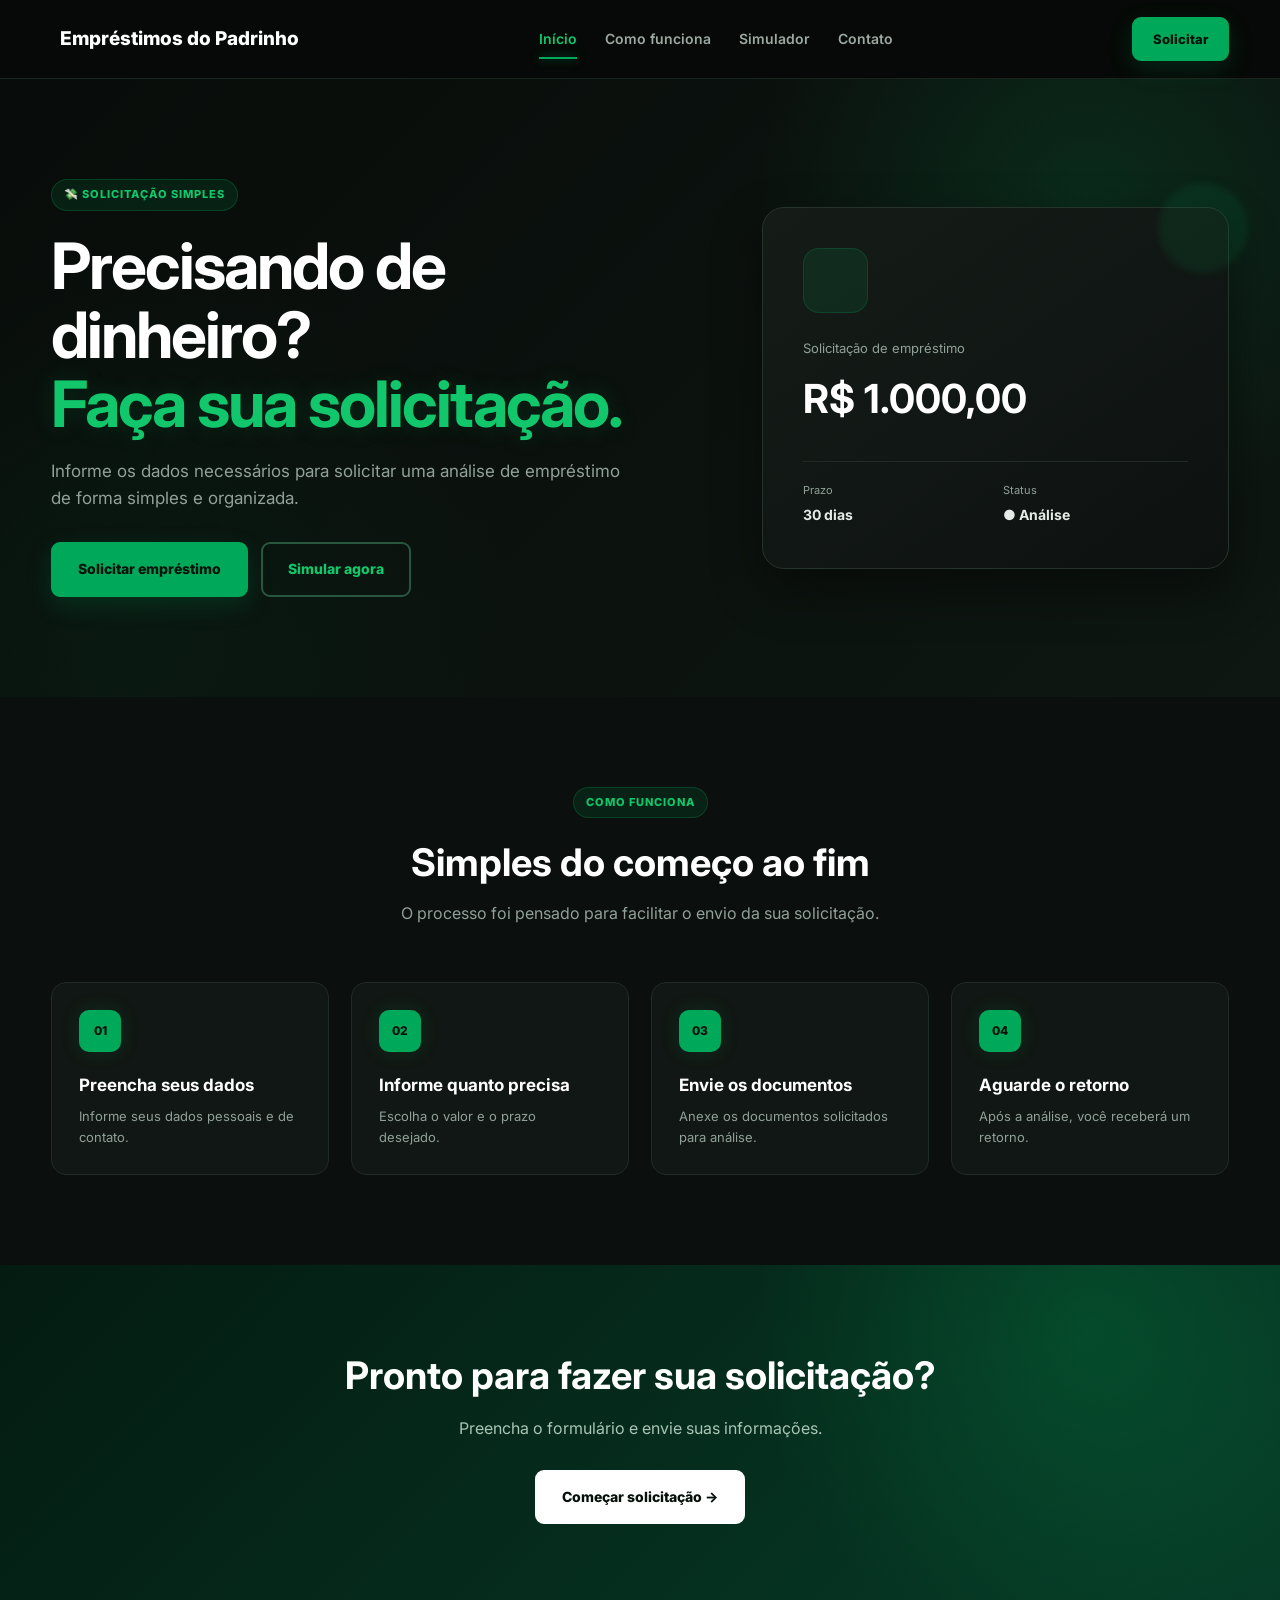
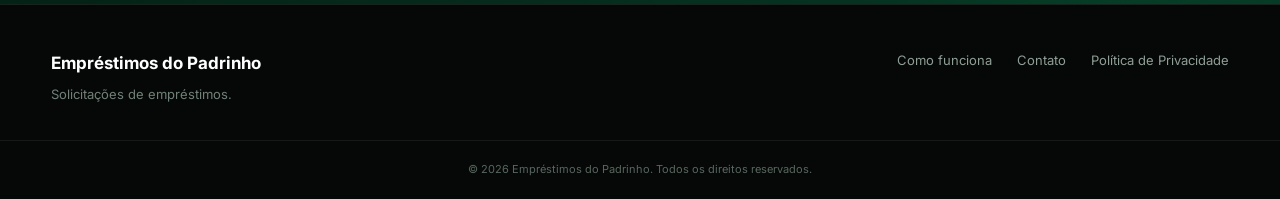
<file: index.html>
<!DOCTYPE html>
<html lang="pt-BR">

<head>
    <meta charset="UTF-8">
    <meta name="viewport" content="width=device-width, initial-scale=1.0">

    <title>Empréstimos do Padrinho</title>

    <link rel="preconnect" href="https://fonts.googleapis.com">
    <link rel="preconnect" href="https://fonts.gstatic.com" crossorigin>
    <link href="https://fonts.googleapis.com/css2?family=Inter:wght@400;500;600;700;800&display=swap" rel="stylesheet">

    <link rel="stylesheet" href="css/style.css">
</head>

<body>

    <header class="header">
        <div class="container nav">

            <a href="index.html" class="logo">
                <span></span>
                Empréstimos do Padrinho
            </a>

            <nav>
                <a href="index.html" class="active">Início</a>
                <a href="como-funciona.html">Como funciona</a>
                <a href="simulador.html">Simulador</a>
                <a href="contato.html">Contato</a>
            </nav>

            <a href="solicitacao.html" class="btn btn-small">
                Solicitar
            </a>

        </div>
    </header>


    <main>

        <section class="hero">

            <div class="container hero-content">

                <div class="hero-text">

                    <span class="tag">💸 SOLICITAÇÃO SIMPLES</span>

                    <h1>
                        Precisando de dinheiro?
                        <strong>Faça sua solicitação.</strong>
                    </h1>

                    <p>
                        Informe os dados necessários para solicitar uma análise
                        de empréstimo de forma simples e organizada.
                    </p>

                    <div class="hero-buttons">
                        <a href="solicitacao.html" class="btn">
                            Solicitar empréstimo
                        </a>

                        <a href="simulador.html" class="btn btn-outline">
                            Simular agora
                        </a>
                    </div>

                </div>


                <div class="hero-card">

                    <div class="money-icon">

                    </div>

                    <span>Solicitação de empréstimo</span>

                    <h2>R$ 1.000,00</h2>

                    <div class="card-info">
                        <div>
                            <small>Prazo</small>
                            <strong>30 dias</strong>
                        </div>

                        <div>
                            <small>Status</small>
                            <strong class="status">● Análise</strong>
                        </div>
                    </div>

                </div>

            </div>

        </section>


        <section class="section">

            <div class="container">

                <div class="section-title">

                    <span class="tag">COMO FUNCIONA</span>

                    <h2>Simples do começo ao fim</h2>

                    <p>
                        O processo foi pensado para facilitar o envio da sua
                        solicitação.
                    </p>

                </div>


                <div class="steps">

                    <div class="step">
                        <span>01</span>
                        <div>
                            <h3>Preencha seus dados</h3>
                            <p>
                                Informe seus dados pessoais e de contato.
                            </p>
                        </div>
                    </div>


                    <div class="step">
                        <span>02</span>
                        <div>
                            <h3>Informe quanto precisa</h3>
                            <p>
                                Escolha o valor e o prazo desejado.
                            </p>
                        </div>
                    </div>


                    <div class="step">
                        <span>03</span>
                        <div>
                            <h3>Envie os documentos</h3>
                            <p>
                                Anexe os documentos solicitados para análise.
                            </p>
                        </div>
                    </div>


                    <div class="step">
                        <span>04</span>
                        <div>
                            <h3>Aguarde o retorno</h3>
                            <p>
                                Após a análise, você receberá um retorno.
                            </p>
                        </div>
                    </div>

                </div>

            </div>

        </section>


        <section class="cta">

            <div class="container">

                <h2>Pronto para fazer sua solicitação?</h2>

                <p>
                    Preencha o formulário e envie suas informações.
                </p>

                <a href="solicitacao.html" class="btn btn-light">
                    Começar solicitação →
                </a>

            </div>

        </section>

    </main>


    <footer class="footer">

        <div class="container footer-content">

            <div>
                <strong> Empréstimos do Padrinho</strong>
                <p>Solicitações de empréstimos.</p>
            </div>

            <div>
                <a href="como-funciona.html">Como funciona</a>
                <a href="contato.html">Contato</a>
                <a href="#">Política de Privacidade</a>
            </div>

        </div>

        <div class="footer-bottom">
            © 2026 Empréstimos do Padrinho. Todos os direitos reservados.
        </div>

    </footer>

</body>

</html>
</file>
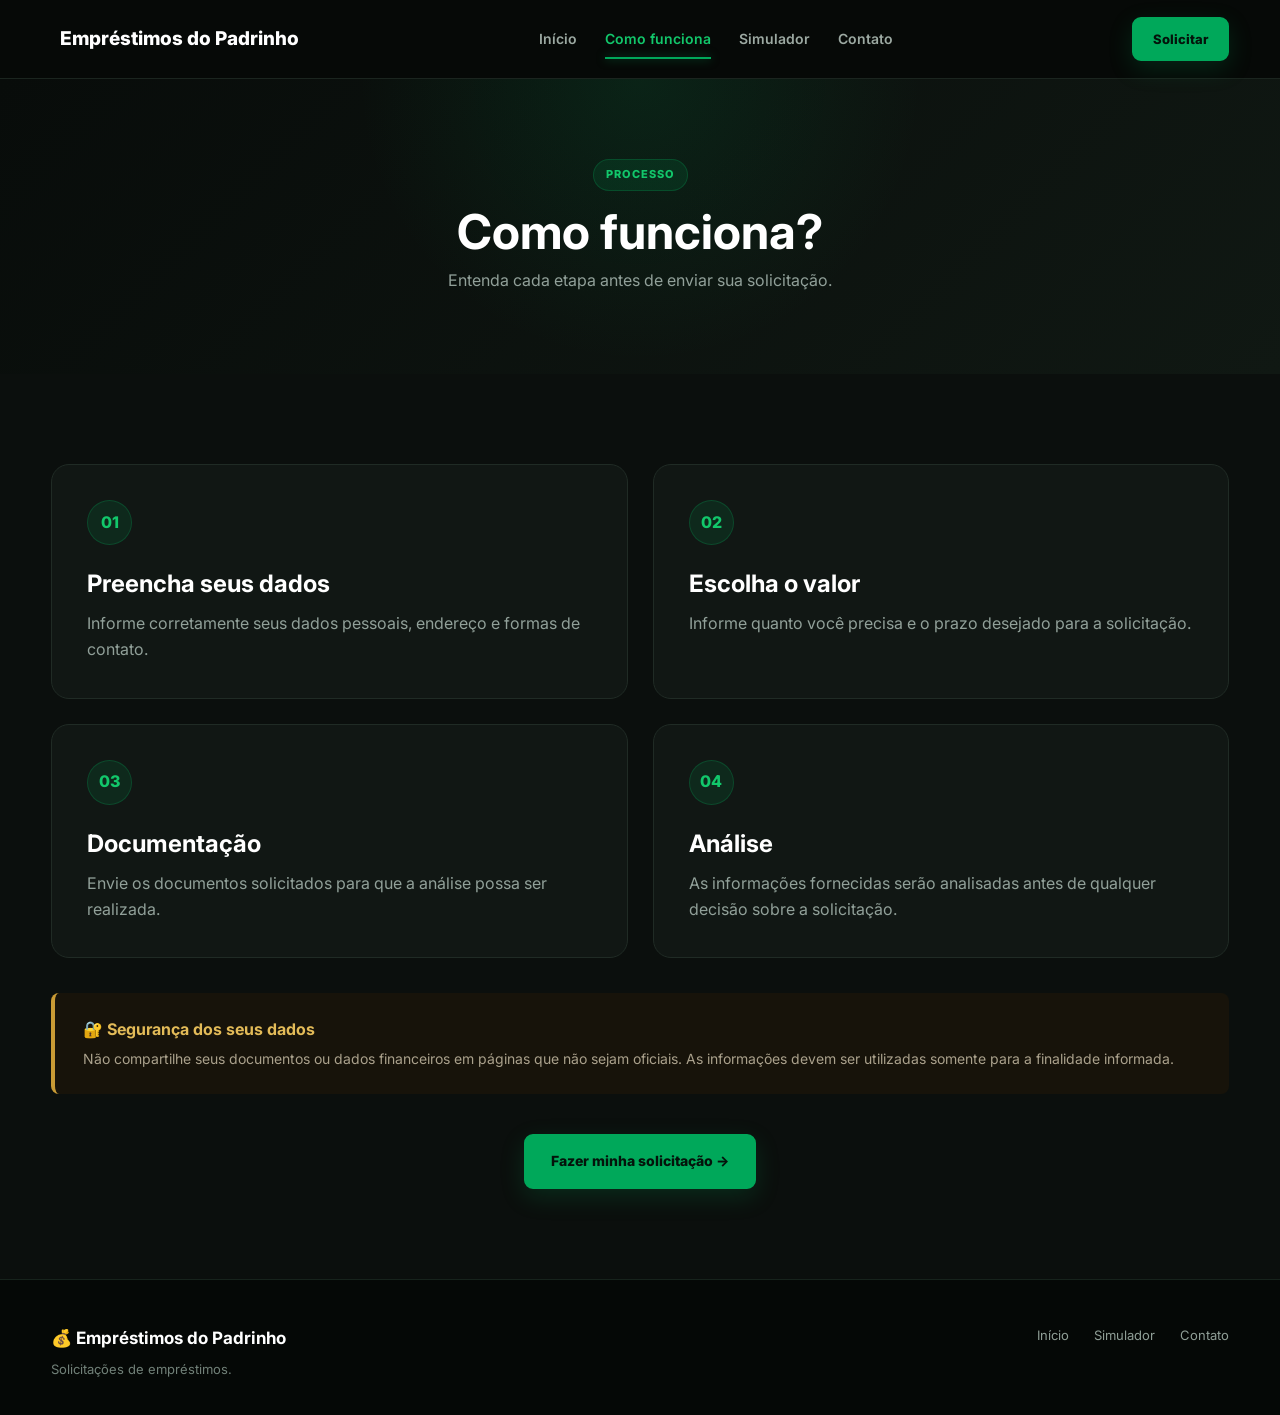
<file: como-funciona.html>
<!DOCTYPE html>
<html lang="pt-BR">

<head>
    <meta charset="UTF-8">
    <meta name="viewport" content="width=device-width, initial-scale=1.0">

    <title>Como funciona | Empréstimos do Padrinho</title>

    <link rel="preconnect" href="https://fonts.googleapis.com">
    <link rel="preconnect" href="https://fonts.gstatic.com" crossorigin>
    <link href="https://fonts.googleapis.com/css2?family=Inter:wght@400;500;600;700;800&display=swap" rel="stylesheet">

    <link rel="stylesheet" href="css/style.css">
</head>

<body>

    <header class="header">
        <div class="container nav">

            <a href="index.html" class="logo">
                <span></span>
                Empréstimos do Padrinho
            </a>

            <nav>
                <a href="index.html">Início</a>
                <a href="como-funciona.html" class="active">Como funciona</a>
                <a href="simulador.html">Simulador</a>
                <a href="contato.html">Contato</a>
            </nav>

            <a href="solicitacao.html" class="btn btn-small">
                Solicitar
            </a>

        </div>
    </header>


    <main>

        <section class="page-hero">

            <div class="container">

                <span class="tag">PROCESSO</span>

                <h1>Como funciona?</h1>

                <p>
                    Entenda cada etapa antes de enviar sua solicitação.
                </p>

            </div>

        </section>


        <section class="section">

            <div class="container">

                <div class="info-grid">

                    <div class="info-card">
                        <span class="number">01</span>
                        <h2>Preencha seus dados</h2>
                        <p>
                            Informe corretamente seus dados pessoais, endereço
                            e formas de contato.
                        </p>
                    </div>


                    <div class="info-card">
                        <span class="number">02</span>
                        <h2>Escolha o valor</h2>
                        <p>
                            Informe quanto você precisa e o prazo desejado
                            para a solicitação.
                        </p>
                    </div>


                    <div class="info-card">
                        <span class="number">03</span>
                        <h2>Documentação</h2>
                        <p>
                            Envie os documentos solicitados para que a análise
                            possa ser realizada.
                        </p>
                    </div>


                    <div class="info-card">
                        <span class="number">04</span>
                        <h2>Análise</h2>
                        <p>
                            As informações fornecidas serão analisadas antes
                            de qualquer decisão sobre a solicitação.
                        </p>
                    </div>

                </div>


                <div class="warning">

                    <strong>🔐 Segurança dos seus dados</strong>

                    <p>
                        Não compartilhe seus documentos ou dados financeiros
                        em páginas que não sejam oficiais. As informações devem
                        ser utilizadas somente para a finalidade informada.
                    </p>

                </div>


                <div class="center-button">

                    <a href="solicitacao.html" class="btn">
                        Fazer minha solicitação →
                    </a>

                </div>

            </div>

        </section>

    </main>


    <footer class="footer">

        <div class="container footer-content">

            <div>
                <strong>💰 Empréstimos do Padrinho</strong>
                <p>Solicitações de empréstimos.</p>
            </div>

            <div>
                <a href="index.html">Início</a>
                <a href="simulador.html">Simulador</a>
                <a href="contato.html">Contato</a>
            </div>

        </div>

    </footer>

</body>

</html>
</file>
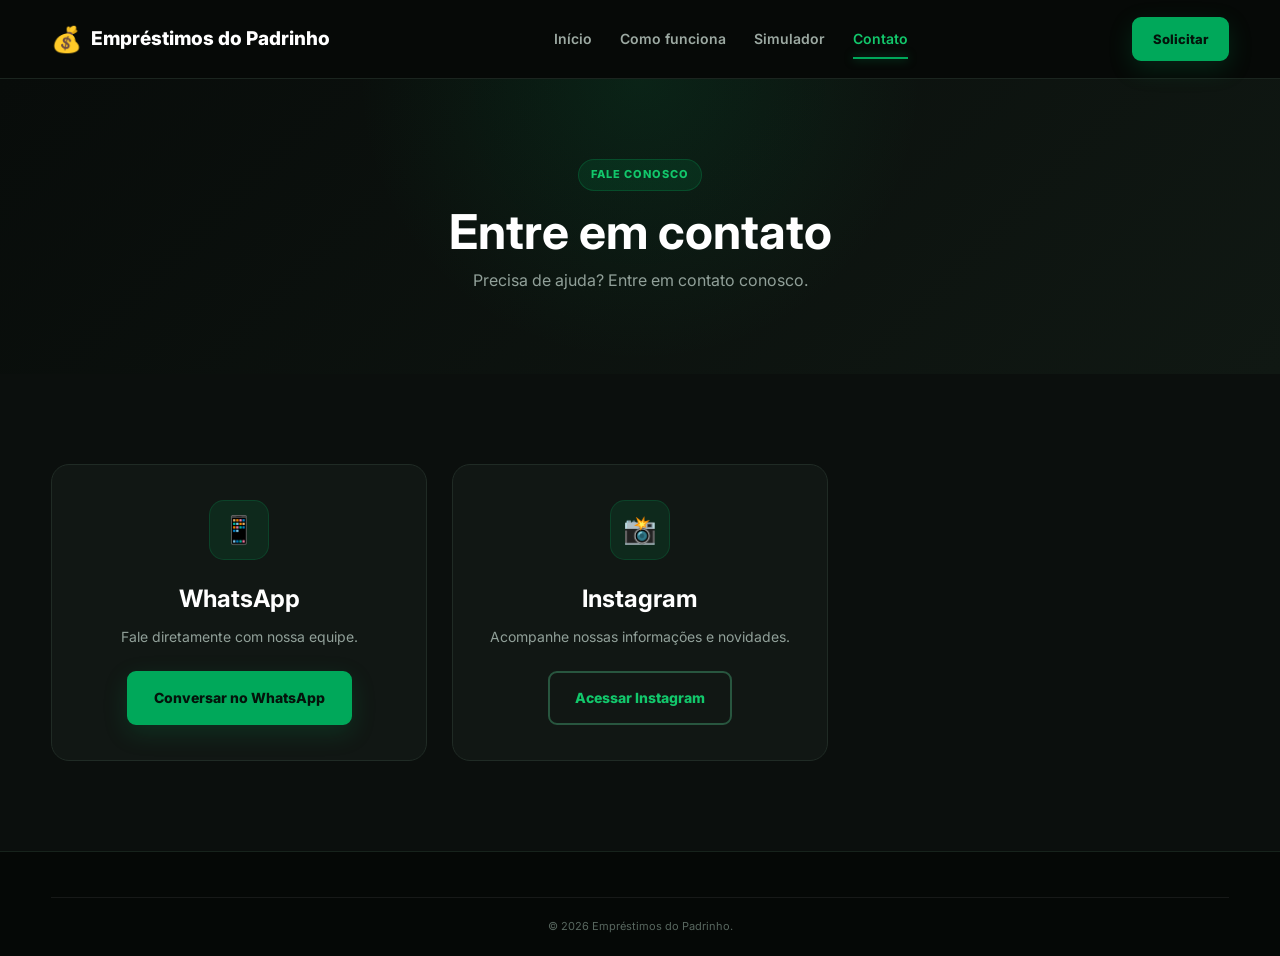
<file: contato.html>
<!DOCTYPE html>
<html lang="pt-BR">

<head>

    <meta charset="UTF-8">
    <meta name="viewport" content="width=device-width, initial-scale=1.0">

    <title>Contato | Empréstimos do Padrinho</title>

    <link rel="preconnect" href="https://fonts.googleapis.com">
    <link rel="preconnect" href="https://fonts.gstatic.com" crossorigin>

    <link href="https://fonts.googleapis.com/css2?family=Inter:wght@400;500;600;700;800&display=swap" rel="stylesheet">

    <link rel="stylesheet" href="css/style.css">

</head>

<body>

    <header class="header">

        <div class="container nav">

            <a href="index.html" class="logo">
                <span>💰</span>
                Empréstimos do Padrinho
            </a>

            <nav>

                <a href="index.html">Início</a>

                <a href="como-funciona.html">
                    Como funciona
                </a>

                <a href="simulador.html">
                    Simulador
                </a>

                <a href="contato.html" class="active">
                    Contato
                </a>

            </nav>

            <a href="solicitacao.html" class="btn btn-small">
                Solicitar
            </a>

        </div>

    </header>


    <main>

        <section class="page-hero">

            <div class="container">

                <span class="tag">FALE CONOSCO</span>

                <h1>Entre em contato</h1>

                <p>
                    Precisa de ajuda? Entre em contato conosco.
                </p>

            </div>

        </section>


        <section class="section">

            <div class="container contact-grid">


                <!-- WHATSAPP -->

                <div class="contact-card">

                    <span>📱</span>

                    <h2>WhatsApp</h2>

                    <p>
                        Fale diretamente com nossa equipe.
                    </p>

                    <a href="https://wa.me/555193343605" target="_blank" rel="noopener noreferrer" class="btn">
                        Conversar no WhatsApp
                    </a>

                </div>


                <!-- INSTAGRAM -->

                <div class="contact-card">

                    <span>📸</span>

                    <h2>Instagram</h2>

                    <p>
                        Acompanhe nossas informações e novidades.
                    </p>

                    <a href="https://www.instagram.com/banda_do_poder__/" target="_blank" rel="noopener noreferrer"
                        class="btn btn-outline">
                        Acessar Instagram
                    </a>

                </div>


            </div>

        </section>

    </main>


    <footer class="footer">

        <div class="container footer-bottom">

            © 2026 Empréstimos do Padrinho.

        </div>

    </footer>


</body>

</html>
</file>
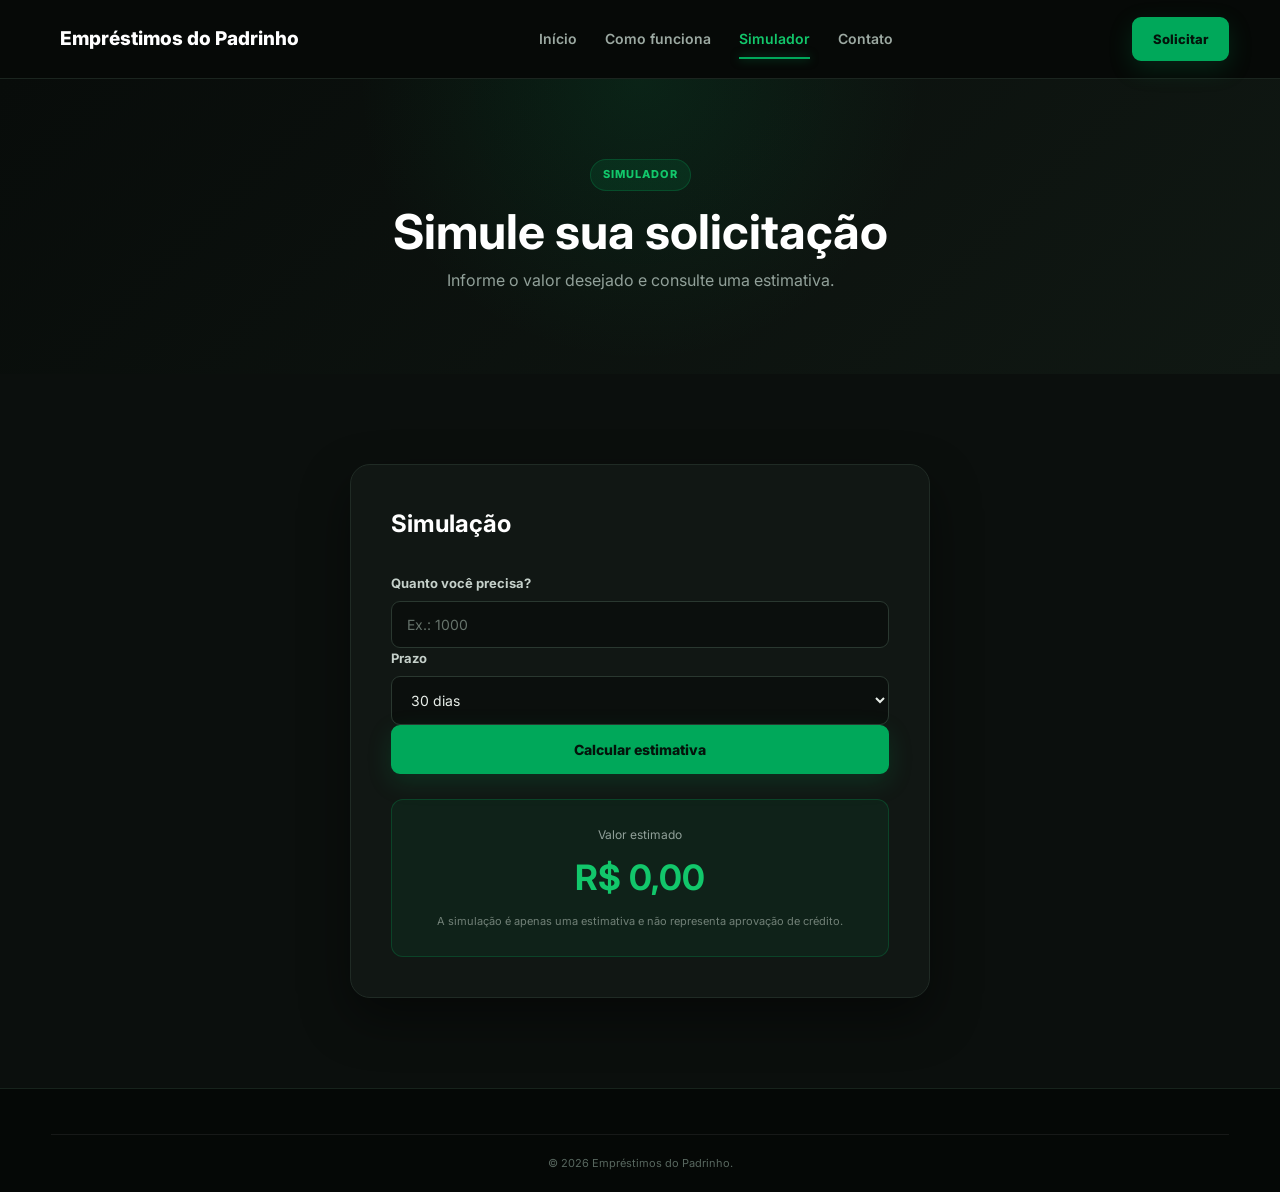
<file: simulador.html>
<!DOCTYPE html>
<html lang="pt-BR">

<head>
    <meta charset="UTF-8">
    <meta name="viewport" content="width=device-width, initial-scale=1.0">

    <title>Simulador | Empréstimos do Padrinho</title>

    <link rel="preconnect" href="https://fonts.googleapis.com">
    <link rel="preconnect" href="https://fonts.gstatic.com" crossorigin>

    <link href="https://fonts.googleapis.com/css2?family=Inter:wght@400;500;600;700;800&display=swap" rel="stylesheet">

    <link rel="stylesheet" href="css/style.css">
</head>

<body>

    <header class="header">

        <div class="container nav">

            <a href="index.html" class="logo">
                <span></span>
                Empréstimos do Padrinho
            </a>

            <nav>
                <a href="index.html">Início</a>
                <a href="como-funciona.html">Como funciona</a>
                <a href="simulador.html" class="active">Simulador</a>
                <a href="contato.html">Contato</a>
            </nav>

            <a href="solicitacao.html" class="btn btn-small">
                Solicitar
            </a>

        </div>

    </header>


    <main>

        <section class="page-hero">

            <div class="container">

                <span class="tag">SIMULADOR</span>

                <h1>Simule sua solicitação</h1>

                <p>
                    Informe o valor desejado e consulte uma estimativa.
                </p>

            </div>

        </section>


        <section class="section">

            <div class="container simulator-container">

                <div class="simulator">

                    <h2>Simulação</h2>

                    <div class="form-group">

                        <label>Quanto você precisa?</label>

                        <input type="number" id="valor" placeholder="Ex.: 1000" min="0">

                    </div>


                    <div class="form-group">

                        <label>Prazo</label>

                        <select id="prazo">

                            <option value="30">30 dias</option>
                            <option value="60">60 dias</option>
                            <option value="90">90 dias</option>

                        </select>

                    </div>


                    <button class="btn full" onclick="simular()">
                        Calcular estimativa
                    </button>


                    <div class="simulation-result" id="resultado">

                        <span>Valor estimado</span>

                        <strong id="valorFinal">
                            R$ 0,00
                        </strong>

                        <small>
                            A simulação é apenas uma estimativa e não representa
                            aprovação de crédito.
                        </small>

                    </div>

                </div>

            </div>

        </section>

    </main>


    <footer class="footer">

        <div class="container footer-bottom">
            © 2026 Empréstimos do Padrinho.
        </div>

    </footer>


    <script src="js/script.js"></script>

</body>

</html>
</file>
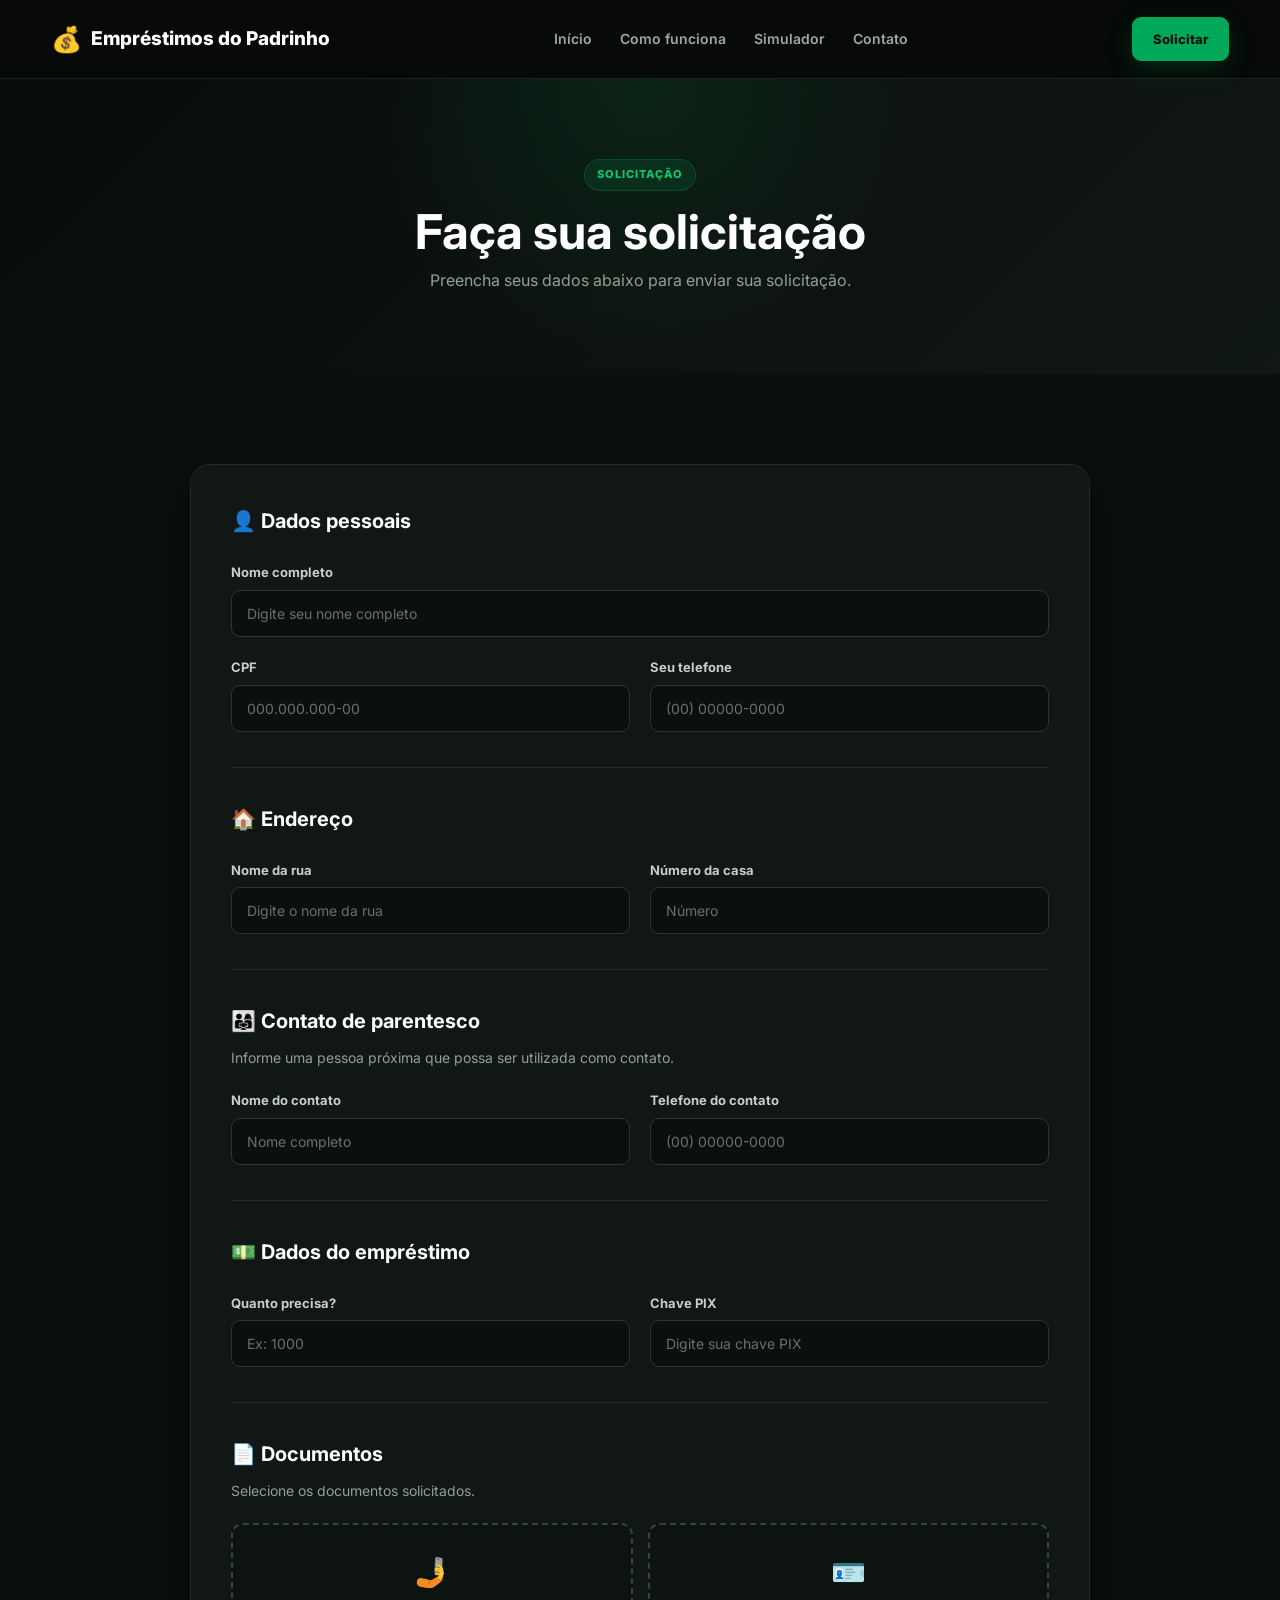
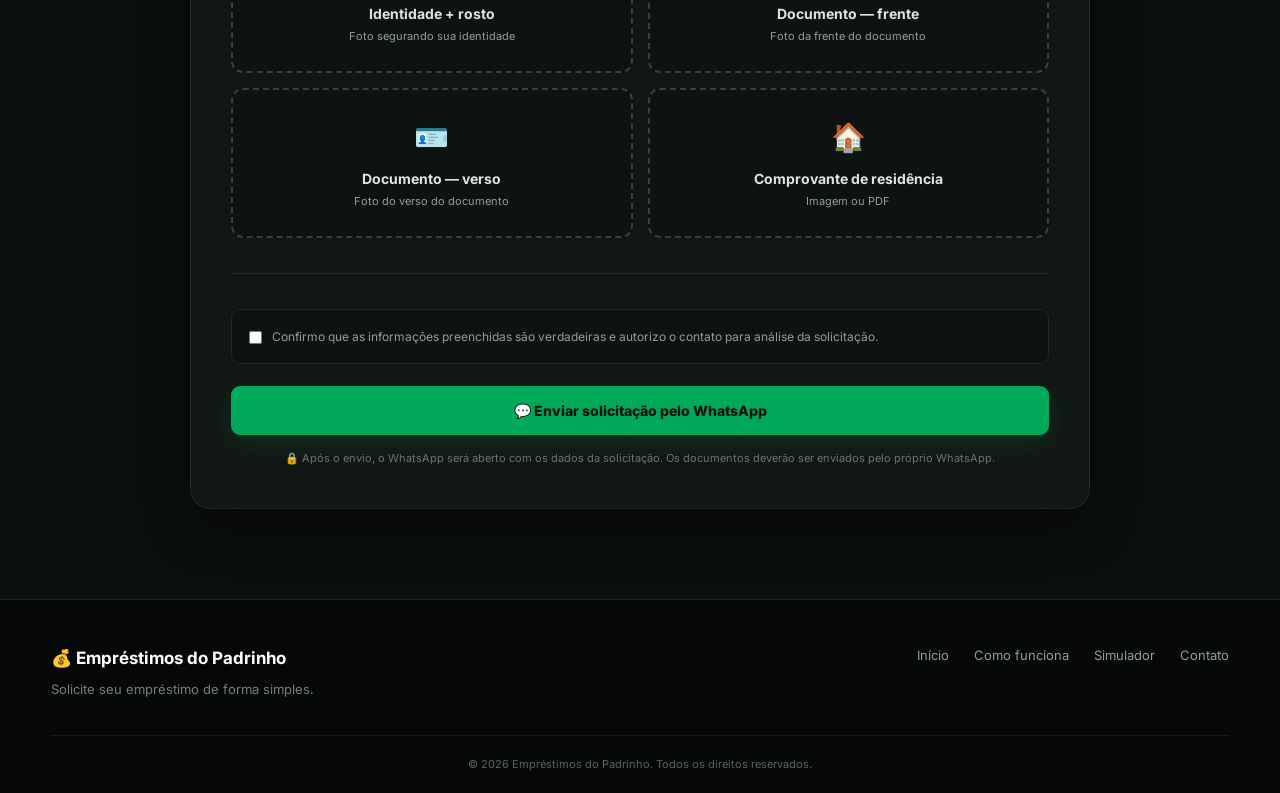
<file: solicitacao.html>
<!DOCTYPE html>
<html lang="pt-BR">

<head>
    <meta charset="UTF-8">
    <meta name="viewport" content="width=device-width, initial-scale=1.0">

    <title>Solicitação | Empréstimos do Padrinho</title>

    <link rel="preconnect" href="https://fonts.googleapis.com">
    <link rel="preconnect" href="https://fonts.gstatic.com" crossorigin>

    <link href="https://fonts.googleapis.com/css2?family=Inter:wght@400;500;600;700;800&display=swap" rel="stylesheet">

    <link rel="stylesheet" href="css/style.css">
</head>

<body>

    <!-- =========================================
         HEADER
    ========================================== -->

    <header class="header">

        <div class="container nav">

            <a href="index.html" class="logo">
                <span>💰</span>
                Empréstimos do Padrinho
            </a>

            <nav>

                <a href="index.html">
                    Início
                </a>

                <a href="como-funciona.html">
                    Como funciona
                </a>

                <a href="simulador.html">
                    Simulador
                </a>

                <a href="contato.html">
                    Contato
                </a>

            </nav>

            <a href="solicitacao.html" class="btn btn-small">
                Solicitar
            </a>

        </div>

    </header>


    <!-- =========================================
         HERO DA PÁGINA
    ========================================== -->

    <section class="page-hero">

        <div class="container">

            <span class="tag">
                SOLICITAÇÃO
            </span>

            <h1>
                Faça sua solicitação
            </h1>

            <p>
                Preencha seus dados abaixo para enviar sua solicitação.
            </p>

        </div>

    </section>


    <!-- =========================================
         FORMULÁRIO
    ========================================== -->

    <section class="section">

        <div class="container form-container">

            <form class="loan-form">

                <!-- =====================================
                     DADOS PESSOAIS
                ====================================== -->

                <div class="form-section">

                    <h2>
                        👤 Dados pessoais
                    </h2>

                    <div class="form-grid">

                        <div class="form-group full-width">

                            <label for="nome">
                                Nome completo
                            </label>

                            <input type="text" id="nome" name="nome" placeholder="Digite seu nome completo" required>

                        </div>


                        <div class="form-group">

                            <label for="cpf">
                                CPF
                            </label>

                            <input type="text" id="cpf" name="cpf" placeholder="000.000.000-00" maxlength="14" required>

                        </div>


                        <div class="form-group">

                            <label for="telefone">
                                Seu telefone
                            </label>

                            <input type="tel" id="telefone" name="telefone" placeholder="(00) 00000-0000" required>

                        </div>

                    </div>

                </div>


                <!-- =====================================
                     ENDEREÇO
                ====================================== -->

                <div class="form-section">

                    <h2>
                        🏠 Endereço
                    </h2>

                    <div class="form-grid">

                        <div class="form-group">

                            <label for="rua">
                                Nome da rua
                            </label>

                            <input type="text" id="rua" name="rua" placeholder="Digite o nome da rua" required>

                        </div>


                        <div class="form-group">

                            <label for="numero">
                                Número da casa
                            </label>

                            <input type="text" id="numero" name="numero" placeholder="Número" required>

                        </div>

                    </div>

                </div>


                <!-- =====================================
                     CONTATO DE PARENTESCO
                ====================================== -->

                <div class="form-section">

                    <h2>
                        👨‍👩‍👧 Contato de parentesco
                    </h2>

                    <p class="form-description">
                        Informe uma pessoa próxima que possa ser utilizada
                        como contato.
                    </p>

                    <div class="form-grid">

                        <div class="form-group">

                            <label for="parentescoNome">
                                Nome do contato
                            </label>

                            <input type="text" id="parentescoNome" name="parentescoNome" placeholder="Nome completo"
                                required>

                        </div>


                        <div class="form-group">

                            <label for="parentescoTelefone">
                                Telefone do contato
                            </label>

                            <input type="tel" id="parentescoTelefone" name="parentescoTelefone"
                                placeholder="(00) 00000-0000" required>

                        </div>

                    </div>

                </div>


                <!-- =====================================
                     DADOS DO EMPRÉSTIMO
                ====================================== -->

                <div class="form-section">

                    <h2>
                        💵 Dados do empréstimo
                    </h2>

                    <div class="form-grid">

                        <div class="form-group">

                            <label for="valorEmprestimo">
                                Quanto precisa?
                            </label>

                            <input type="number" id="valorEmprestimo" name="valorEmprestimo" placeholder="Ex: 1000"
                                min="1" step="0.01" required>

                        </div>


                        <div class="form-group">

                            <label for="pix">
                                Chave PIX
                            </label>

                            <input type="text" id="pix" name="pix" placeholder="Digite sua chave PIX" required>

                        </div>

                    </div>

                </div>


                <!-- =====================================
                     DOCUMENTOS
                ====================================== -->

                <div class="form-section">

                    <h2>
                        📄 Documentos
                    </h2>

                    <p class="form-description">
                        Selecione os documentos solicitados.
                    </p>

                    <div class="upload-grid">


                        <!-- IDENTIDADE + ROSTO -->

                        <label class="upload-box">

                            <span>
                                🤳
                            </span>

                            <strong>
                                Identidade + rosto
                            </strong>

                            <small>
                                Foto segurando sua identidade
                            </small>

                            <input type="file" id="identidadeRosto" name="identidadeRosto" accept="image/*">

                        </label>


                        <!-- DOCUMENTO FRENTE -->

                        <label class="upload-box">

                            <span>
                                🪪
                            </span>

                            <strong>
                                Documento — frente
                            </strong>

                            <small>
                                Foto da frente do documento
                            </small>

                            <input type="file" id="documentoFrente" name="documentoFrente" accept="image/*">

                        </label>


                        <!-- DOCUMENTO VERSO -->

                        <label class="upload-box">

                            <span>
                                🪪
                            </span>

                            <strong>
                                Documento — verso
                            </strong>

                            <small>
                                Foto do verso do documento
                            </small>

                            <input type="file" id="documentoVerso" name="documentoVerso" accept="image/*">

                        </label>


                        <!-- COMPROVANTE -->

                        <label class="upload-box">

                            <span>
                                🏠
                            </span>

                            <strong>
                                Comprovante de residência
                            </strong>

                            <small>
                                Imagem ou PDF
                            </small>

                            <input type="file" id="comprovante" name="comprovante" accept="image/*,.pdf">

                        </label>

                    </div>

                </div>


                <!-- =====================================
                     PRIVACIDADE
                ====================================== -->

                <div class="privacy-box">

                    <input type="checkbox" id="privacidade" required>

                    <label for="privacidade">

                        Confirmo que as informações preenchidas são
                        verdadeiras e autorizo o contato para análise
                        da solicitação.

                    </label>

                </div>


                <!-- =====================================
                     BOTÃO
                ====================================== -->

                <button type="submit" class="btn full">
                    💬 Enviar solicitação pelo WhatsApp
                </button>


                <p class="security-note">

                    🔒 Após o envio, o WhatsApp será aberto com os
                    dados da solicitação. Os documentos deverão ser
                    enviados pelo próprio WhatsApp.

                </p>

            </form>

        </div>

    </section>


    <!-- =========================================
         FOOTER
    ========================================== -->

    <footer class="footer">

        <div class="container">

            <div class="footer-content">

                <div>

                    <strong>
                        💰 Empréstimos do Padrinho
                    </strong>

                    <p>
                        Solicite seu empréstimo de forma simples.
                    </p>

                </div>


                <div>

                    <a href="index.html">
                        Início
                    </a>

                    <a href="como-funciona.html">
                        Como funciona
                    </a>

                    <a href="simulador.html">
                        Simulador
                    </a>

                    <a href="contato.html">
                        Contato
                    </a>

                </div>

            </div>


            <div class="footer-bottom">

                © 2026 Empréstimos do Padrinho. Todos os direitos reservados.

            </div>

        </div>

    </footer>


    <!-- =========================================
         JAVASCRIPT
    ========================================== -->

    <script src="js/script.js"></script>

</body>

</html>
</file>
<file: css/style.css>
* {
    margin: 0;
    padding: 0;
    box-sizing: border-box;
}

html {
    scroll-behavior: smooth;
}

body {
    font-family: "Inter", sans-serif;
    background: #0b0f0d;
    color: #e8eee9;
    line-height: 1.6;
}

a {
    text-decoration: none;
    color: inherit;
}

button,
input,
select {
    font-family: inherit;
}

button {
    cursor: pointer;
}

/* =========================================
   CORES
========================================= */

:root {
    --green-dark: #052b1d;
    --green: #00a85a;
    --green-light: #12c76b;
    --green-neon: #19e77b;

    --black: #070a08;
    --black-light: #0d1210;
    --dark-card: #111714;
    --dark-card-2: #151c18;

    --white: #ffffff;
    --background: #0b0f0d;

    --text: #e8eee9;
    --text-light: #91a099;

    --border: #202b25;

    --gold: #c99b35;
    --gold-light: #e3bb58;

    --shadow: 0 20px 50px rgba(0, 0, 0, 0.45);
}

/* =========================================
   CONTAINER
========================================= */

.container {
    width: min(1180px, 92%);
    margin: 0 auto;
}

/* =========================================
   HEADER
========================================= */

.header {
    background: rgba(7, 10, 8, 0.94);
    border-bottom: 1px solid #1b251f;
    position: sticky;
    top: 0;
    z-index: 1000;
    backdrop-filter: blur(14px);
}

.nav {
    min-height: 78px;
    display: flex;
    align-items: center;
    justify-content: space-between;
    gap: 25px;
}

.logo {
    display: flex;
    align-items: center;
    gap: 9px;
    font-size: 19px;
    font-weight: 800;
    color: white;
    white-space: nowrap;
}

.logo span {
    font-size: 25px;
}

.nav nav {
    display: flex;
    align-items: center;
    gap: 28px;
}

.nav nav a {
    color: #9ca9a2;
    font-size: 14px;
    font-weight: 600;
    transition: 0.3s;
    position: relative;
}

.nav nav a:hover,
.nav nav a.active {
    color: var(--green-light);
}

.nav nav a.active::after {
    content: "";
    position: absolute;
    width: 100%;
    height: 2px;
    background: var(--green);
    left: 0;
    bottom: -9px;
    box-shadow: 0 0 10px rgba(0, 168, 90, 0.6);
}

/* =========================================
   BOTÕES
========================================= */

.btn {
    display: inline-flex;
    justify-content: center;
    align-items: center;
    gap: 8px;
    padding: 14px 25px;
    background: var(--green);
    color: #04130b;
    border: 2px solid var(--green);
    border-radius: 9px;
    font-size: 14px;
    font-weight: 800;
    transition: 0.3s;
    box-shadow: 0 8px 25px rgba(0, 168, 90, 0.18);
}

.btn:hover {
    background: var(--green-light);
    border-color: var(--green-light);
    transform: translateY(-2px);
    box-shadow: 0 12px 30px rgba(0, 199, 107, 0.28);
}

.btn-small {
    padding: 10px 19px;
    font-size: 13px;
}

.btn-outline {
    background: transparent;
    color: var(--green-light);
    border-color: #28563f;
    box-shadow: none;
}

.btn-outline:hover {
    background: var(--green);
    color: #04130b;
    border-color: var(--green);
}

.btn-light {
    background: white;
    border-color: white;
    color: #07100b;
    box-shadow: none;
}

.btn-light:hover {
    background: #dff9ea;
    border-color: #dff9ea;
    color: #07100b;
}

.full {
    width: 100%;
}

/* =========================================
   TAG
========================================= */

.tag {
    display: inline-block;
    padding: 6px 12px;
    border-radius: 50px;
    background: rgba(0, 168, 90, 0.12);
    border: 1px solid rgba(0, 168, 90, 0.25);
    color: var(--green-light);
    font-size: 11px;
    font-weight: 800;
    letter-spacing: 1px;
}

/* =========================================
   HERO
========================================= */

.hero {
    background:
        radial-gradient(circle at 85% 20%, rgba(0, 168, 90, 0.16), transparent 28%),
        radial-gradient(circle at 10% 90%, rgba(0, 90, 50, 0.12), transparent 30%),
        linear-gradient(135deg, #080c0a 0%, #0e1712 100%);

    padding: 100px 0;
    overflow: hidden;
}

.hero-content {
    display: grid;
    grid-template-columns: 1.15fr 0.85fr;
    align-items: center;
    gap: 80px;
}

.hero-text h1 {
    font-size: clamp(40px, 5vw, 64px);
    line-height: 1.08;
    letter-spacing: -2px;
    margin: 20px 0;
    color: white;
}

.hero-text h1 strong {
    display: block;
    color: var(--green-light);
    text-shadow: 0 0 25px rgba(0, 199, 107, 0.15);
}

.hero-text p {
    max-width: 590px;
    color: var(--text-light);
    font-size: 17px;
    margin-bottom: 30px;
}

.hero-buttons {
    display: flex;
    gap: 13px;
    flex-wrap: wrap;
}

/* =========================================
   HERO CARD
========================================= */

.hero-card {
    background:
        linear-gradient(145deg, #151c18, #0d1210);

    padding: 40px;
    border-radius: 22px;
    box-shadow: var(--shadow);
    border: 1px solid #26332c;
    position: relative;
}

.hero-card::before {
    content: "";
    position: absolute;
    width: 90px;
    height: 90px;
    background: var(--green);
    opacity: 0.10;
    border-radius: 50%;
    top: -25px;
    right: -20px;
    filter: blur(3px);
}

.money-icon {
    width: 65px;
    height: 65px;
    display: flex;
    align-items: center;
    justify-content: center;
    background: rgba(0, 168, 90, 0.12);
    border: 1px solid rgba(0, 168, 90, 0.20);
    border-radius: 16px;
    font-size: 31px;
    margin-bottom: 22px;
}

.hero-card>span {
    color: var(--text-light);
    font-size: 13px;
}

.hero-card h2 {
    font-size: 40px;
    color: white;
    margin: 6px 0 30px;
}

.card-info {
    display: grid;
    grid-template-columns: 1fr 1fr;
    gap: 15px;
    border-top: 1px solid var(--border);
    padding-top: 20px;
}

.card-info small {
    display: block;
    color: var(--text-light);
    font-size: 11px;
    margin-bottom: 3px;
}

.card-info strong {
    font-size: 14px;
    color: #e5ece8;
}

.status {
    color: var(--green-light);
}

/* =========================================
   SEÇÕES
========================================= */

.section {
    padding: 90px 0;
    background: #0b0f0d;
}

.section-title {
    text-align: center;
    max-width: 650px;
    margin: 0 auto 55px;
}

.section-title h2 {
    font-size: 38px;
    color: white;
    margin: 14px 0 8px;
}

.section-title p {
    color: var(--text-light);
}

/* =========================================
   STEPS
========================================= */

.steps {
    display: grid;
    grid-template-columns: repeat(4, 1fr);
    gap: 22px;
}

.step {
    background: #111714;
    padding: 27px;
    border: 1px solid var(--border);
    border-radius: 15px;
    transition: 0.3s;
}

.step:hover {
    transform: translateY(-5px);
    box-shadow: var(--shadow);
    border-color: #315640;
    background: #131b17;
}

.step>span {
    display: inline-flex;
    width: 42px;
    height: 42px;
    align-items: center;
    justify-content: center;
    border-radius: 10px;
    background: var(--green);
    color: #03140b;
    font-size: 12px;
    font-weight: 800;
    margin-bottom: 20px;
    box-shadow: 0 0 20px rgba(0, 168, 90, 0.15);
}

.step h3 {
    color: white;
    font-size: 17px;
    margin-bottom: 7px;
}

.step p {
    color: var(--text-light);
    font-size: 13px;
}

/* =========================================
   CTA
========================================= */

.cta {
    background:
        radial-gradient(circle at 85% 20%, rgba(0, 255, 120, 0.12), transparent 30%),
        linear-gradient(135deg, #041b11, #063b27);

    padding: 80px 0;
    text-align: center;
    color: white;
}

.cta h2 {
    font-size: 38px;
    margin-bottom: 10px;
}

.cta p {
    color: #a9c4b5;
    margin-bottom: 28px;
}

/* =========================================
   PAGE HERO
========================================= */

.page-hero {
    background:
        radial-gradient(circle at 50% 0%, rgba(0, 168, 90, 0.12), transparent 40%),
        linear-gradient(135deg, #080c0a, #101813);

    padding: 80px 0;
    text-align: center;
}

.page-hero h1 {
    font-size: 48px;
    line-height: 1.1;
    color: white;
    margin: 15px 0 10px;
}

.page-hero p {
    color: var(--text-light);
}

/* =========================================
   INFO CARDS
========================================= */

.info-grid {
    display: grid;
    grid-template-columns: repeat(2, 1fr);
    gap: 25px;
}

.info-card {
    background: #111714;
    border: 1px solid var(--border);
    border-radius: 18px;
    padding: 35px;
    transition: 0.3s;
}

.info-card:hover {
    transform: translateY(-4px);
    box-shadow: var(--shadow);
    border-color: #315640;
}

.number {
    display: inline-flex;
    width: 45px;
    height: 45px;
    align-items: center;
    justify-content: center;
    border-radius: 50%;
    background: rgba(0, 168, 90, 0.12);
    border: 1px solid rgba(0, 168, 90, 0.25);
    color: var(--green-light);
    font-weight: 800;
    margin-bottom: 20px;
}

.info-card h2 {
    color: white;
    margin-bottom: 8px;
}

.info-card p {
    color: var(--text-light);
}

/* =========================================
   WARNING
========================================= */

.warning {
    margin-top: 35px;
    padding: 24px 28px;
    border-left: 4px solid var(--gold);
    background: #17130a;
    border-radius: 8px;
}

.warning strong {
    color: var(--gold-light);
}

.warning p {
    color: #aaa18c;
    font-size: 14px;
    margin-top: 5px;
}

/* =========================================
   CENTER BUTTON
========================================= */

.center-button {
    display: flex;
    justify-content: center;
    margin-top: 40px;
}

/* =========================================
   SIMULADOR
========================================= */

.simulator-container {
    display: flex;
    justify-content: center;
}

.simulator {
    width: min(580px, 100%);
    background: #111714;
    padding: 40px;
    border-radius: 20px;
    border: 1px solid var(--border);
    box-shadow: var(--shadow);
}

.simulator h2 {
    color: white;
    margin-bottom: 30px;
}

/* =========================================
   FORMULÁRIOS
========================================= */

.form-container {
    max-width: 900px;
}

.loan-form {
    background: #111714;
    padding: 40px;
    border-radius: 20px;
    border: 1px solid var(--border);
    box-shadow: var(--shadow);
}

.form-section {
    padding-bottom: 35px;
    margin-bottom: 35px;
    border-bottom: 1px solid var(--border);
}

.form-section:last-of-type {
    border-bottom: none;
}

.form-section h2 {
    color: white;
    font-size: 20px;
    margin-bottom: 25px;
}

.form-description {
    color: var(--text-light);
    font-size: 14px;
    margin-top: -15px;
    margin-bottom: 20px;
}

.form-grid {
    display: grid;
    grid-template-columns: repeat(2, 1fr);
    gap: 20px;
}

.form-group {
    display: flex;
    flex-direction: column;
    gap: 7px;
}

.full-width {
    grid-column: 1 / -1;
}

.form-group label {
    color: #c5d0ca;
    font-size: 13px;
    font-weight: 700;
}

.form-group input,
.form-group select {
    width: 100%;
    padding: 14px 15px;
    border: 1px solid #2a3830;
    border-radius: 9px;
    background: #0b0f0d;
    color: #e8eee9;
    outline: none;
    font-size: 14px;
    transition: 0.25s;
}

.form-group input:focus,
.form-group select:focus {
    border-color: var(--green);
    box-shadow: 0 0 0 3px rgba(0, 168, 90, 0.10);
    background: #0e1511;
}

.form-group input::placeholder {
    color: #66736b;
}

/* =========================================
   UPLOADS
========================================= */

.upload-grid {
    display: grid;
    grid-template-columns: repeat(2, 1fr);
    gap: 15px;
}

.upload-box {
    min-height: 150px;
    display: flex;
    flex-direction: column;
    align-items: center;
    justify-content: center;
    text-align: center;
    padding: 25px;
    border: 2px dashed #30463a;
    border-radius: 12px;
    background: #0d1310;
    cursor: pointer;
    transition: 0.3s;
}

.upload-box:hover {
    border-color: var(--green);
    background: #0e1a14;
    box-shadow: 0 0 25px rgba(0, 168, 90, 0.07);
}

.upload-box span {
    font-size: 28px;
    margin-bottom: 8px;
}

.upload-box strong {
    color: #dce7e0;
    font-size: 14px;
}

.upload-box small {
    color: var(--text-light);
    font-size: 11px;
    margin-top: 3px;
}

.upload-box input {
    display: none;
}

/* =========================================
   PRIVACIDADE
========================================= */

.privacy-box {
    display: flex;
    align-items: flex-start;
    gap: 10px;
    padding: 17px;
    margin-bottom: 22px;
    background: #0c1310;
    border: 1px solid #1d2a23;
    border-radius: 9px;
}

.privacy-box input {
    margin-top: 4px;
    accent-color: var(--green);
}

.privacy-box label {
    font-size: 12px;
    color: var(--text-light);
}

.security-note {
    text-align: center;
    color: #69776f;
    font-size: 11px;
    margin-top: 15px;
}

/* =========================================
   RESULTADO DA SIMULAÇÃO
========================================= */

.simulation-result {
    margin-top: 25px;
    padding: 25px;
    background: rgba(0, 168, 90, 0.08);
    border-radius: 12px;
    text-align: center;
    border: 1px solid rgba(0, 168, 90, 0.25);
}

.simulation-result span {
    display: block;
    color: var(--text-light);
    font-size: 12px;
}

.simulation-result strong {
    display: block;
    font-size: 35px;
    color: var(--green-light);
    margin: 5px 0 8px;
}

.simulation-result small {
    display: block;
    color: #718077;
    font-size: 11px;
}

/* =========================================
   CONTATO
========================================= */

.contact-grid {
    display: grid;
    grid-template-columns: repeat(3, 1fr);
    gap: 25px;
}

.contact-card {
    background: #111714;
    border: 1px solid var(--border);
    border-radius: 18px;
    padding: 35px;
    text-align: center;
    transition: 0.3s;
}

.contact-card:hover {
    transform: translateY(-5px);
    box-shadow: var(--shadow);
    border-color: #315640;
}

.contact-card>span {
    display: flex;
    width: 60px;
    height: 60px;
    align-items: center;
    justify-content: center;
    margin: 0 auto 20px;
    border-radius: 15px;
    background: rgba(0, 168, 90, 0.12);
    border: 1px solid rgba(0, 168, 90, 0.20);
    font-size: 27px;
}

.contact-card h2 {
    color: white;
    margin-bottom: 8px;
}

.contact-card p {
    color: var(--text-light);
    font-size: 14px;
    margin-bottom: 22px;
}

.contact-card strong {
    color: var(--green-light);
}

/* =========================================
   FOOTER
========================================= */

.footer {
    background: #050806;
    color: white;
    padding-top: 45px;
    border-top: 1px solid #17231c;
}

.footer-content {
    display: flex;
    justify-content: space-between;
    gap: 40px;
    padding-bottom: 35px;
}

.footer-content strong {
    font-size: 17px;
}

.footer-content p {
    color: #718078;
    font-size: 13px;
    margin-top: 7px;
}

.footer-content>div:last-child {
    display: flex;
    gap: 25px;
    flex-wrap: wrap;
}

.footer-content a {
    color: #8f9e96;
    font-size: 13px;
    transition: 0.3s;
}

.footer-content a:hover {
    color: var(--green-light);
}

.footer-bottom {
    border-top: 1px solid rgba(255, 255, 255, 0.07);
    padding: 20px 0;
    text-align: center;
    color: #58675f;
    font-size: 11px;
}

/* =========================================
   RESPONSIVIDADE
========================================= */

@media (max-width: 950px) {

    .nav nav {
        gap: 15px;
    }

    .hero-content {
        grid-template-columns: 1fr;
        gap: 50px;
    }

    .hero-text {
        text-align: center;
    }

    .hero-text p {
        margin-left: auto;
        margin-right: auto;
    }

    .hero-buttons {
        justify-content: center;
    }

    .hero-card {
        max-width: 550px;
        width: 100%;
        margin: auto;
    }

    .steps {
        grid-template-columns: repeat(2, 1fr);
    }

    .contact-grid {
        grid-template-columns: 1fr;
        max-width: 550px;
        margin: auto;
    }
}

@media (max-width: 750px) {

    .header {
        position: relative;
    }

    .nav {
        flex-direction: column;
        padding: 18px 0;
    }

    .nav nav {
        width: 100%;
        justify-content: center;
        flex-wrap: wrap;
    }

    .nav nav a.active::after {
        display: none;
    }

    .nav>.btn {
        display: none;
    }

    .hero {
        padding: 70px 0;
    }

    .hero-text h1 {
        font-size: 43px;
        letter-spacing: -1.5px;
    }

    .section {
        padding: 65px 0;
    }

    .section-title h2 {
        font-size: 31px;
    }

    .page-hero {
        padding: 60px 0;
    }

    .page-hero h1 {
        font-size: 38px;
    }

    .form-grid {
        grid-template-columns: 1fr;
    }

    .full-width {
        grid-column: auto;
    }

    .upload-grid {
        grid-template-columns: 1fr;
    }

    .loan-form {
        padding: 25px;
    }

    .simulator {
        padding: 27px;
    }

    .footer-content {
        flex-direction: column;
    }
}

@media (max-width: 520px) {

    .logo {
        font-size: 16px;
    }

    .nav nav {
        gap: 12px;
    }

    .nav nav a {
        font-size: 12px;
    }

    .hero-text h1 {
        font-size: 36px;
    }

    .hero-text p {
        font-size: 15px;
    }

    .hero-buttons {
        flex-direction: column;
    }

    .hero-buttons .btn {
        width: 100%;
    }

    .hero-card {
        padding: 28px;
    }

    .hero-card h2 {
        font-size: 32px;
    }

    .steps {
        grid-template-columns: 1fr;
    }

    .info-grid {
        grid-template-columns: 1fr;
    }

    .cta h2 {
        font-size: 30px;
    }

    .page-hero h1 {
        font-size: 33px;
    }

    .footer-content>div:last-child {
        flex-direction: column;
        gap: 12px;
    }
}
</file>
